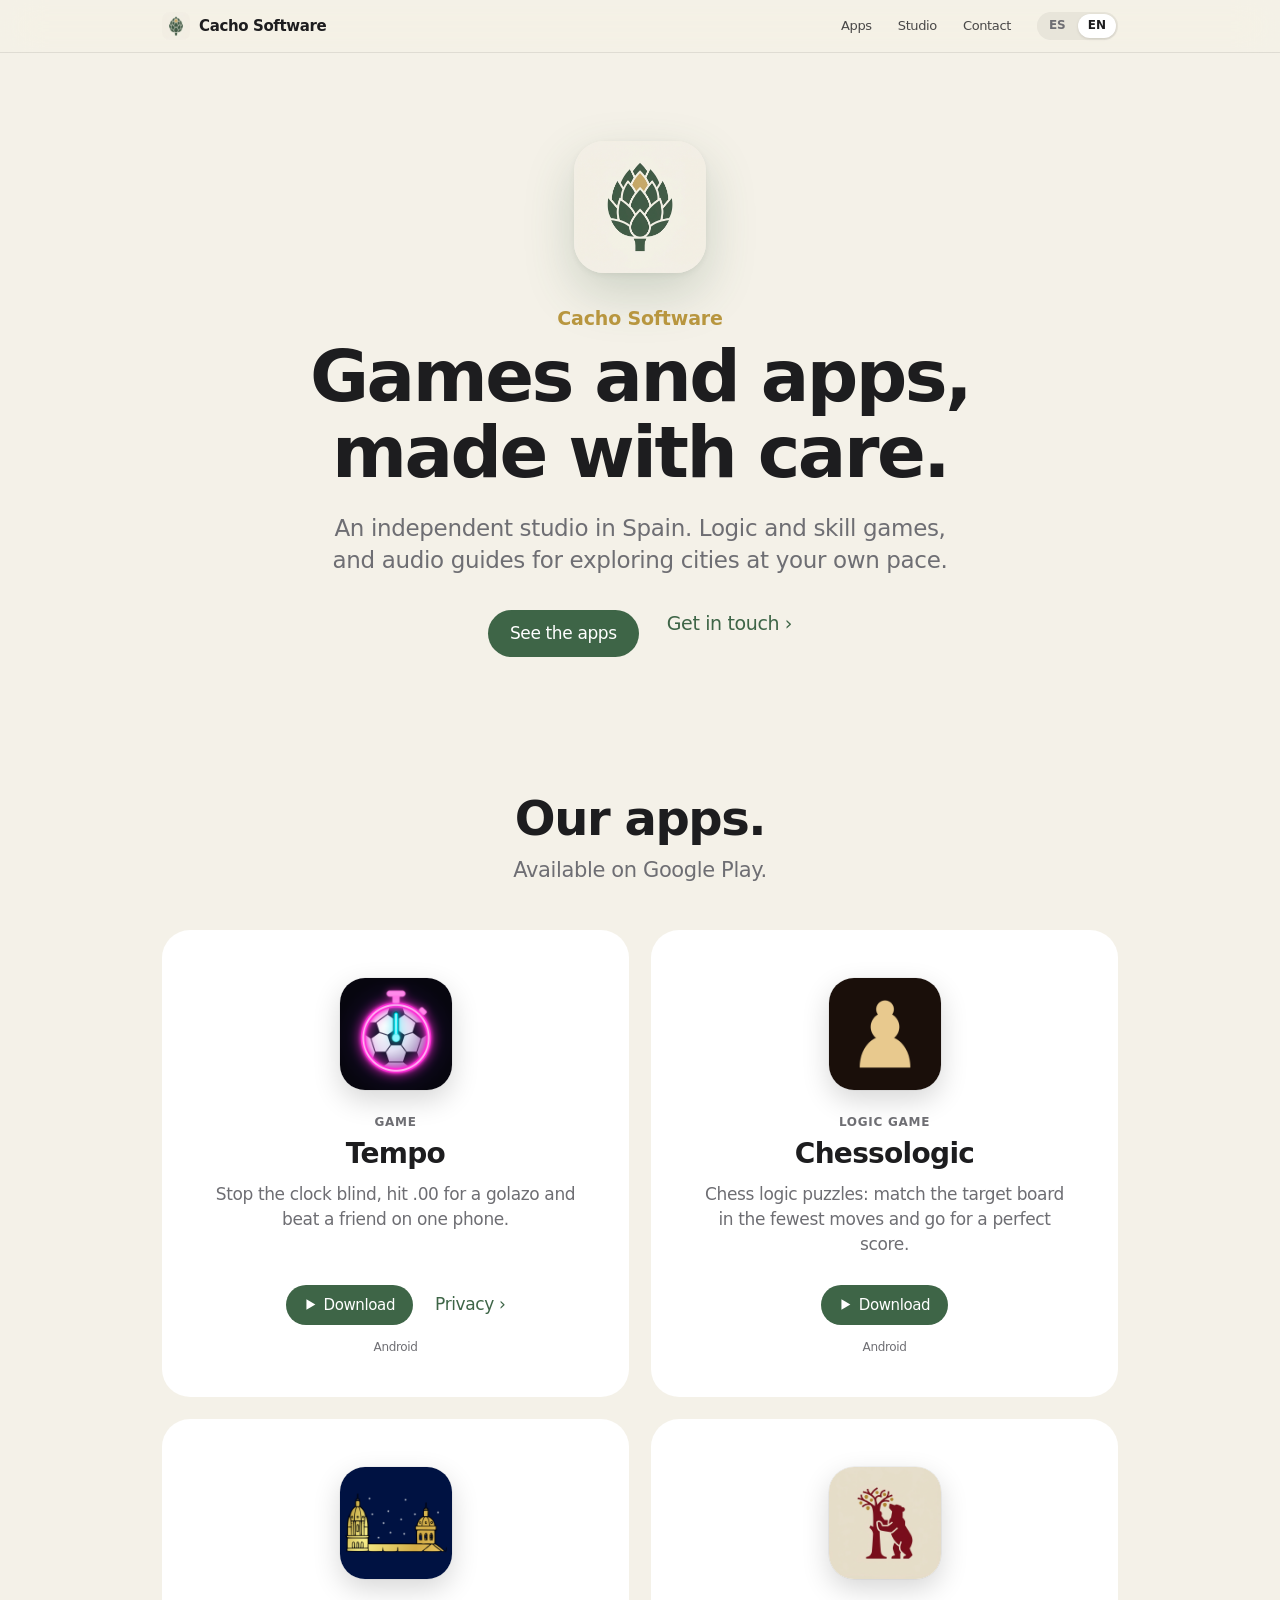
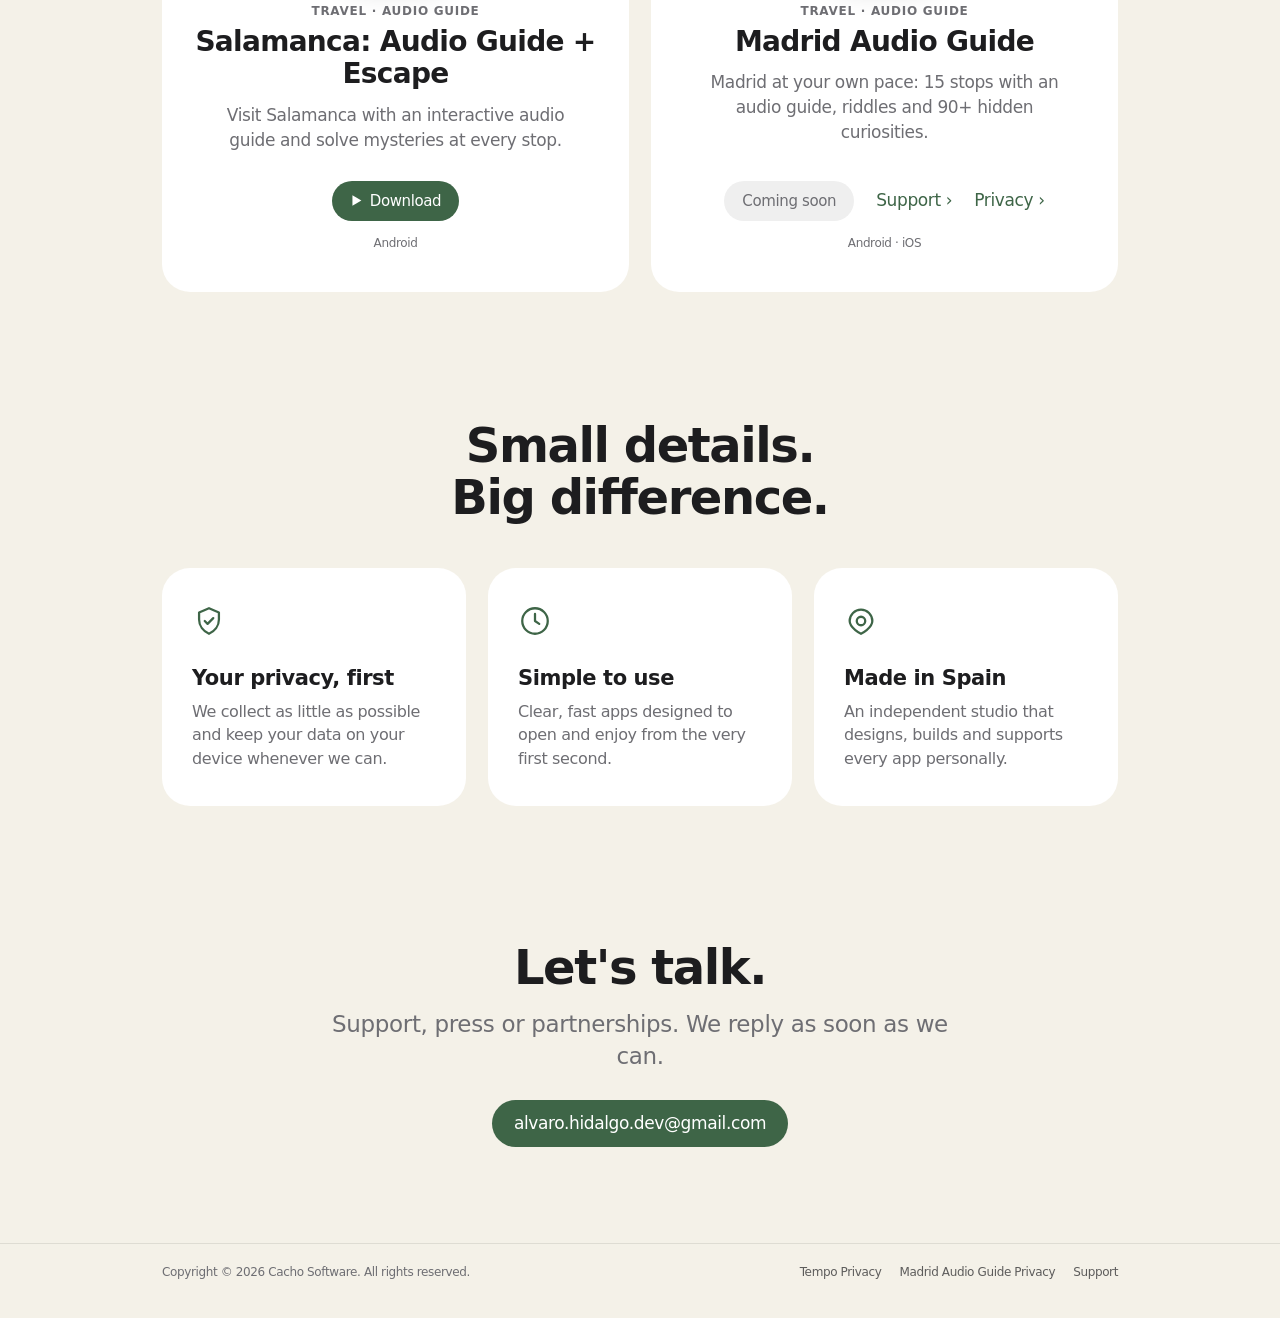
<file: index.html>
<!doctype html>
<html lang="es" class="l-es">
<head>
<meta charset="utf-8">
<meta name="viewport" content="width=device-width, initial-scale=1">
<title>Cacho Software · Juegos y apps / Games and apps</title>
<meta name="description" content="Cacho Software es un estudio independiente de juegos y apps para móvil. Cacho Software is an independent studio making mobile games and apps.">
<meta property="og:title" content="Cacho Software">
<meta property="og:description" content="Juegos y apps para móvil hechos en España. Mobile games and apps made in Spain.">
<meta property="og:type" content="website">
<meta property="og:image" content="https://cachosoftware.github.io/cachosoftware_icon.png">
<meta name="theme-color" content="#F4F1E8">
<link rel="icon" type="image/png" href="cachosoftware_icon.png">
<link rel="apple-touch-icon" href="cachosoftware_icon.png">
<style>
  :root { --bg:#F4F1E8; --tile:#FFFFFF; --fg:#1D1D1F; --muted:#6E6E73; --line:rgba(29,29,31,.10);
          --green:#3E6547; --green-dark:#2F4F37; --gold:#B8963F; }
  * { box-sizing:border-box; }
  html { scroll-behavior:smooth; -webkit-text-size-adjust:100%; }
  body { margin:0; background:var(--bg); color:var(--fg); -webkit-font-smoothing:antialiased;
         font:17px/1.47 -apple-system,BlinkMacSystemFont,"SF Pro Text","Helvetica Neue",system-ui,"Segoe UI",Roboto,sans-serif;
         letter-spacing:-.022em; }
  a { color:var(--green); text-decoration:none; }
  a:hover { text-decoration:underline; }
  .wrap { max-width:1000px; margin:0 auto; padding:0 22px; }
  .l-es .en, .l-en .es { display:none; }

  /* Navigation: translucent, sticky */
  .nav { position:sticky; top:0; z-index:10; background:rgba(244,241,232,.72);
         -webkit-backdrop-filter:saturate(180%) blur(20px); backdrop-filter:saturate(180%) blur(20px);
         border-bottom:1px solid var(--line); }
  .nav .wrap { display:flex; align-items:center; justify-content:space-between; height:52px; }
  .brand { display:flex; align-items:center; gap:9px; color:var(--fg); font-weight:600; font-size:15px; }
  .brand:hover { text-decoration:none; }
  .brand img { width:28px; height:28px; border-radius:7px; }
  .nav nav { display:flex; align-items:center; gap:26px; font-size:13px; }
  .nav nav a { color:rgba(29,29,31,.8); }
  .nav nav a:hover { color:var(--fg); text-decoration:none; }
  .lang { display:flex; gap:2px; padding:2px; border-radius:999px; background:rgba(29,29,31,.06); }
  .lang button { border:0; background:none; font:inherit; font-size:12px; font-weight:600; color:var(--muted);
                 padding:3px 10px; border-radius:999px; cursor:pointer; }
  .l-es .lang [data-l=es], .l-en .lang [data-l=en] { background:#fff; color:var(--fg);
                 box-shadow:0 1px 3px rgba(0,0,0,.12); }

  /* Hero */
  .hero { text-align:center; padding:88px 0 72px; }
  .hero-logo { width:132px; height:132px; border-radius:30px; display:block; margin:0 auto 32px;
               box-shadow:0 20px 50px rgba(62,101,71,.22), 0 2px 6px rgba(0,0,0,.06); }
  .eyebrow { color:var(--gold); font-weight:600; font-size:19px; margin:0 0 6px; letter-spacing:-.01em; }
  h1 { margin:0 auto; max-width:780px; font-size:clamp(40px,7vw,72px); line-height:1.05; font-weight:700;
       letter-spacing:-.035em; }
  .lead { margin:22px auto 0; max-width:620px; color:var(--muted); font-size:clamp(19px,2.3vw,23px);
          line-height:1.4; letter-spacing:-.015em; }
  .ctas { display:flex; justify-content:center; flex-wrap:wrap; gap:14px 28px; margin-top:34px; font-size:19px; }
  .btn { display:inline-flex; align-items:center; gap:7px; background:var(--green); color:#fff;
         padding:11px 22px; border-radius:999px; font-weight:500; font-size:17px; transition:background .2s; }
  .btn:hover { background:var(--green-dark); text-decoration:none; }
  .btn svg { width:13px; height:13px; }
  .more::after { content:" ›"; }

  /* Section headings */
  .section { padding:64px 0; }
  .section-title { text-align:center; margin-bottom:44px; }
  h2 { margin:0; font-size:clamp(32px,5vw,48px); line-height:1.08; font-weight:700; letter-spacing:-.03em; }
  .section-title p { color:var(--muted); font-size:21px; margin:10px 0 0; }

  /* App tiles */
  .grid { display:grid; grid-template-columns:repeat(2,minmax(0,1fr)); gap:22px; }
  .tile { display:flex; flex-direction:column; align-items:center; text-align:center; background:var(--tile);
          border-radius:28px; padding:48px 32px 40px; transition:transform .35s cubic-bezier(.2,.8,.2,1), box-shadow .35s; }
  .tile:hover { transform:scale(1.015); box-shadow:0 24px 60px rgba(29,29,31,.10); }
  .tile img { width:112px; height:112px; border-radius:25px; margin-bottom:24px;
              box-shadow:0 10px 28px rgba(0,0,0,.16), 0 0 0 .5px rgba(0,0,0,.08); }
  .kicker { color:var(--muted); font-size:12px; font-weight:600; text-transform:uppercase; letter-spacing:.06em; }
  .tile h3 { margin:6px 0 0; font-size:28px; line-height:1.15; font-weight:700; letter-spacing:-.025em; }
  .tile p { color:var(--muted); margin:12px 0 0; max-width:360px; font-size:17px; }
  .tile .ctas { margin-top:auto; padding-top:28px; font-size:17px; gap:12px 22px; align-items:center; }
  .tile .btn { padding:9px 18px; font-size:15px; }
  .btn.soon { background:rgba(29,29,31,.07); color:var(--muted); cursor:default; }
  .platform { margin-top:14px; font-size:12px; color:var(--muted); }

  /* Values */
  .values { display:grid; grid-template-columns:repeat(3,1fr); gap:22px; }
  .value { background:var(--tile); border-radius:28px; padding:36px 30px; }
  .value svg { width:34px; height:34px; color:var(--green); }
  .value h3 { margin:18px 0 6px; font-size:21px; letter-spacing:-.02em; }
  .value p { margin:0; color:var(--muted); font-size:16px; }

  /* Contact */
  .contact { text-align:center; padding:72px 0 96px; }
  .contact .lead { margin-top:14px; }
  .contact .ctas { margin-top:28px; }

  footer { border-top:1px solid var(--line); color:var(--muted); font-size:12px; padding:20px 0 36px; }
  footer .wrap { display:flex; flex-wrap:wrap; justify-content:space-between; gap:10px; }
  footer a { color:rgba(29,29,31,.7); }
  footer .links { display:flex; flex-wrap:wrap; gap:6px 18px; }

  /* Gentle reveal on scroll */
  .reveal { opacity:0; transform:translateY(24px); transition:opacity .8s ease, transform .8s cubic-bezier(.2,.8,.2,1); }
  .reveal.in { opacity:1; transform:none; }
  @media (prefers-reduced-motion:reduce) { .reveal { opacity:1; transform:none; transition:none; } .tile:hover { transform:none; } }

  @media (max-width:760px) {
    .grid, .values { grid-template-columns:1fr; }
    .nav nav a.hide-sm { display:none; }
    .hero { padding:56px 0 48px; }
    .hero-logo { width:108px; height:108px; border-radius:24px; }
    .section { padding:44px 0; }
  }
</style>
</head>
<body>

<header class="nav">
  <div class="wrap">
    <a class="brand" href="./"><img src="cachosoftware_icon.png" alt="">Cacho Software</a>
    <nav>
      <a class="hide-sm" href="#apps">Apps</a>
      <a class="hide-sm" href="#estudio"><span class="es">Estudio</span><span class="en">Studio</span></a>
      <a class="hide-sm" href="#contacto"><span class="es">Contacto</span><span class="en">Contact</span></a>
      <div class="lang" role="group" aria-label="Idioma / Language">
        <button type="button" data-l="es">ES</button><button type="button" data-l="en">EN</button>
      </div>
    </nav>
  </div>
</header>

<main>
  <section class="hero">
    <div class="wrap">
      <img class="hero-logo" src="cachosoftware_icon.png" alt="Cacho Software" width="132" height="132">
      <p class="eyebrow">Cacho Software</p>
      <h1><span class="es">Juegos y apps, hechos con cariño.</span><span class="en">Games and apps, made with care.</span></h1>
      <p class="lead"><span class="es">Un estudio independiente en España. Juegos de lógica y habilidad, y audioguías para descubrir ciudades a tu ritmo.</span><span class="en">An independent studio in Spain. Logic and skill games, and audio guides for exploring cities at your own pace.</span></p>
      <div class="ctas">
        <a class="btn" href="#apps"><span class="es">Ver las apps</span><span class="en">See the apps</span></a>
        <a class="more" href="#contacto"><span class="es">Contactar</span><span class="en">Get in touch</span></a>
      </div>
    </div>
  </section>

  <section class="section" id="apps">
    <div class="wrap">
      <div class="section-title reveal">
        <h2><span class="es">Nuestras apps.</span><span class="en">Our apps.</span></h2>
        <p><span class="es">Disponibles en Google Play.</span><span class="en">Available on Google Play.</span></p>
      </div>

      <div class="grid">
        <article class="tile reveal">
          <img src="tempo/icon.png" alt="Tempo" width="112" height="112">
          <span class="kicker"><span class="es">Juego</span><span class="en">Game</span></span>
          <h3>Tempo</h3>
          <p><span class="es">Para el reloj a ciegas, clava el .00 para marcar un golazo y reta a un amigo en el mismo móvil.</span><span class="en">Stop the clock blind, hit .00 for a golazo and beat a friend on one phone.</span></p>
          <div class="ctas">
            <a class="btn" href="https://play.google.com/store/apps/details?id=com.cachosoftware.tempo"><svg viewBox="0 0 16 16" aria-hidden="true"><path fill="currentColor" d="M3 1.5v13l11-6.5z"/></svg><span class="es">Descargar</span><span class="en">Download</span></a>
            <a class="more" href="tempo/privacy/"><span class="es">Privacidad</span><span class="en">Privacy</span></a>
          </div>
          <span class="platform">Android</span>
        </article>

        <article class="tile reveal">
          <img src="chessologic/icon.png" alt="Chessologic" width="112" height="112">
          <span class="kicker"><span class="es">Juego de lógica</span><span class="en">Logic game</span></span>
          <h3>Chessologic</h3>
          <p><span class="es">Puzzles con piezas de ajedrez: iguala el tablero objetivo en el menor número de movimientos.</span><span class="en">Chess logic puzzles: match the target board in the fewest moves and go for a perfect score.</span></p>
          <div class="ctas">
            <a class="btn" href="https://play.google.com/store/apps/details?id=com.cachosoftware.chessologic"><svg viewBox="0 0 16 16" aria-hidden="true"><path fill="currentColor" d="M3 1.5v13l11-6.5z"/></svg><span class="es">Descargar</span><span class="en">Download</span></a>
          </div>
          <span class="platform">Android</span>
        </article>

        <article class="tile reveal">
          <img src="salamanca/icon.png" alt="Salamanca" width="112" height="112">
          <span class="kicker"><span class="es">Viajes · Audioguía</span><span class="en">Travel · Audio guide</span></span>
          <h3><span class="es">Salamanca: Audioguía + Escape</span><span class="en">Salamanca: Audio Guide + Escape</span></h3>
          <p><span class="es">Visita Salamanca con una audioguía interactiva y resuelve misterios en cada parada.</span><span class="en">Visit Salamanca with an interactive audio guide and solve mysteries at every stop.</span></p>
          <div class="ctas">
            <a class="btn" href="https://play.google.com/store/apps/details?id=com.cachosoftware.salamancafreetour"><svg viewBox="0 0 16 16" aria-hidden="true"><path fill="currentColor" d="M3 1.5v13l11-6.5z"/></svg><span class="es">Descargar</span><span class="en">Download</span></a>
          </div>
          <span class="platform">Android</span>
        </article>

        <article class="tile reveal">
          <img src="madrid/icon.png" alt="Madrid Audioguía" width="112" height="112">
          <span class="kicker"><span class="es">Viajes · Audioguía</span><span class="en">Travel · Audio guide</span></span>
          <h3><span class="es">Madrid Audioguía</span><span class="en">Madrid Audio Guide</span></h3>
          <p><span class="es">Madrid a tu ritmo: 15 paradas con audioguía, acertijos y más de 90 curiosidades ocultas.</span><span class="en">Madrid at your own pace: 15 stops with an audio guide, riddles and 90+ hidden curiosities.</span></p>
          <div class="ctas">
            <span class="btn soon"><span class="es">Próximamente</span><span class="en">Coming soon</span></span>
            <a class="more" href="madrid/support/"><span class="es">Soporte</span><span class="en">Support</span></a>
            <a class="more" href="madrid/privacy/"><span class="es">Privacidad</span><span class="en">Privacy</span></a>
          </div>
          <span class="platform">Android · iOS</span>
        </article>
      </div>
    </div>
  </section>

  <section class="section" id="estudio">
    <div class="wrap">
      <div class="section-title reveal">
        <h2><span class="es">Pequeños detalles.<br>Gran diferencia.</span><span class="en">Small details.<br>Big difference.</span></h2>
      </div>
      <div class="values">
        <div class="value reveal">
          <svg viewBox="0 0 24 24" fill="none" stroke="currentColor" stroke-width="1.6" stroke-linecap="round" stroke-linejoin="round" aria-hidden="true"><path d="M12 3l7 3v5c0 4.5-3 8.3-7 10-4-1.7-7-5.5-7-10V6z"/><path d="M9 12l2 2 4-4"/></svg>
          <h3><span class="es">Tu privacidad, primero</span><span class="en">Your privacy, first</span></h3>
          <p><span class="es">Recogemos lo mínimo y guardamos tus datos en tu dispositivo siempre que es posible.</span><span class="en">We collect as little as possible and keep your data on your device whenever we can.</span></p>
        </div>
        <div class="value reveal">
          <svg viewBox="0 0 24 24" fill="none" stroke="currentColor" stroke-width="1.6" stroke-linecap="round" stroke-linejoin="round" aria-hidden="true"><circle cx="12" cy="12" r="9"/><path d="M12 7v5l3 2"/></svg>
          <h3><span class="es">Sencillas de usar</span><span class="en">Simple to use</span></h3>
          <p><span class="es">Apps claras y rápidas, pensadas para abrirlas y disfrutar desde el primer segundo.</span><span class="en">Clear, fast apps designed to open and enjoy from the very first second.</span></p>
        </div>
        <div class="value reveal">
          <svg viewBox="0 0 24 24" fill="none" stroke="currentColor" stroke-width="1.6" stroke-linecap="round" stroke-linejoin="round" aria-hidden="true"><path d="M20 12c0 5-8 9-8 9s-8-4-8-9a8 8 0 0116 0z"/><circle cx="12" cy="12" r="3"/></svg>
          <h3><span class="es">Hechas en España</span><span class="en">Made in Spain</span></h3>
          <p><span class="es">Un estudio independiente que diseña, desarrolla y da soporte a cada app en persona.</span><span class="en">An independent studio that designs, builds and supports every app personally.</span></p>
        </div>
      </div>
    </div>
  </section>

  <section class="contact" id="contacto">
    <div class="wrap reveal">
      <h2><span class="es">¿Hablamos?</span><span class="en">Let's talk.</span></h2>
      <p class="lead"><span class="es">Soporte, prensa o colaboraciones. Respondemos lo antes posible.</span><span class="en">Support, press or partnerships. We reply as soon as we can.</span></p>
      <div class="ctas">
        <a class="btn" href="mailto:alvaro.hidalgo.dev@gmail.com">alvaro.hidalgo.dev@gmail.com</a>
      </div>
    </div>
  </section>
</main>

<footer>
  <div class="wrap">
    <span>Copyright © 2026 Cacho Software. <span class="es">Todos los derechos reservados.</span><span class="en">All rights reserved.</span></span>
    <span class="links">
      <a href="tempo/privacy/"><span class="es">Privacidad de Tempo</span><span class="en">Tempo Privacy</span></a>
      <a href="madrid/privacy/"><span class="es">Privacidad de Madrid Audioguía</span><span class="en">Madrid Audio Guide Privacy</span></a>
      <a href="madrid/support/"><span class="es">Soporte</span><span class="en">Support</span></a>
    </span>
  </div>
</footer>

<script>
  (function () {
    var root = document.documentElement;
    function set(l) {
      root.className = 'l-' + l;
      root.lang = l;
      try { localStorage.setItem('lang', l); } catch (e) {}
    }
    var saved = null;
    try { saved = localStorage.getItem('lang'); } catch (e) {}
    set(saved || ((navigator.language || 'es').slice(0, 2) === 'es' ? 'es' : 'en'));
    document.querySelectorAll('.lang button').forEach(function (b) {
      b.addEventListener('click', function () { set(b.getAttribute('data-l')); });
    });

    var items = document.querySelectorAll('.reveal');
    if (!('IntersectionObserver' in window)) {
      items.forEach(function (el) { el.classList.add('in'); });
      return;
    }
    var io = new IntersectionObserver(function (entries) {
      entries.forEach(function (e) {
        if (e.isIntersecting) { e.target.classList.add('in'); io.unobserve(e.target); }
      });
    }, { threshold: 0.12 });
    items.forEach(function (el) { io.observe(el); });
  })();
</script>
</body>
</html>
</file>
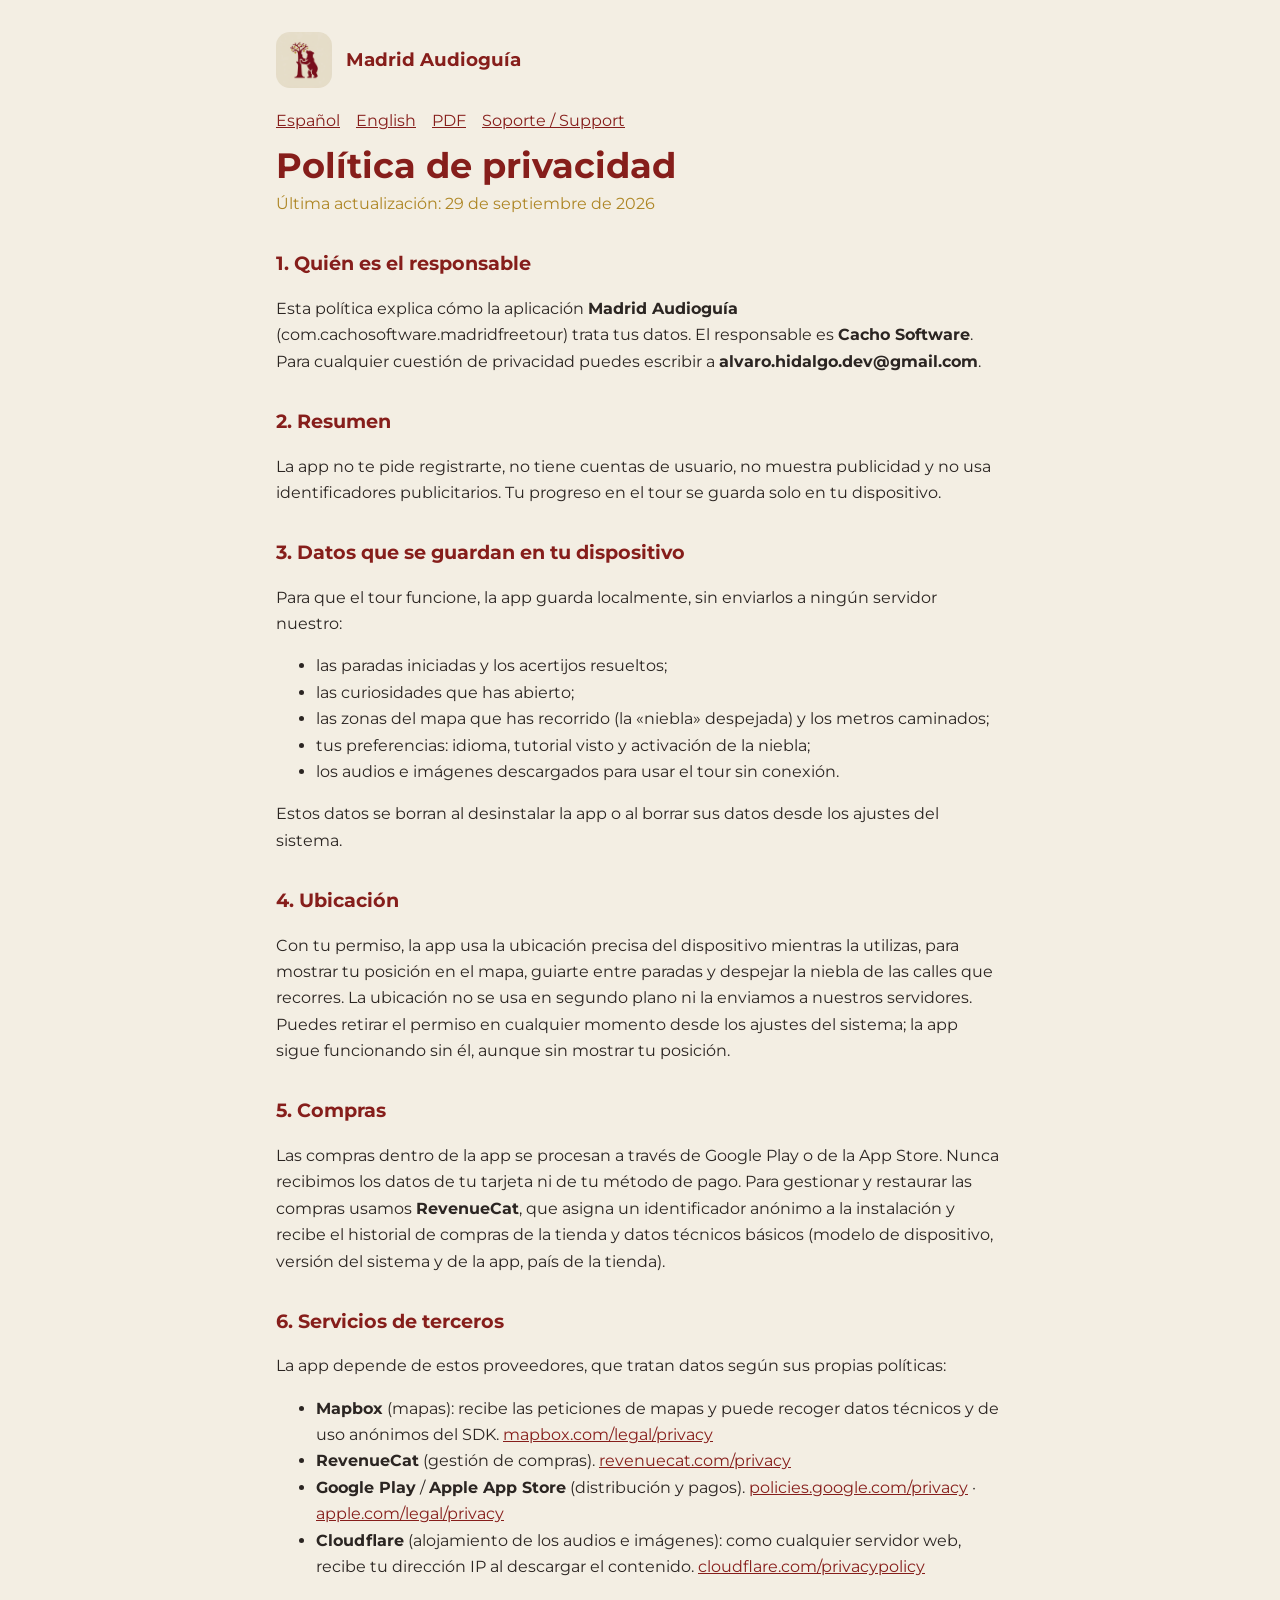
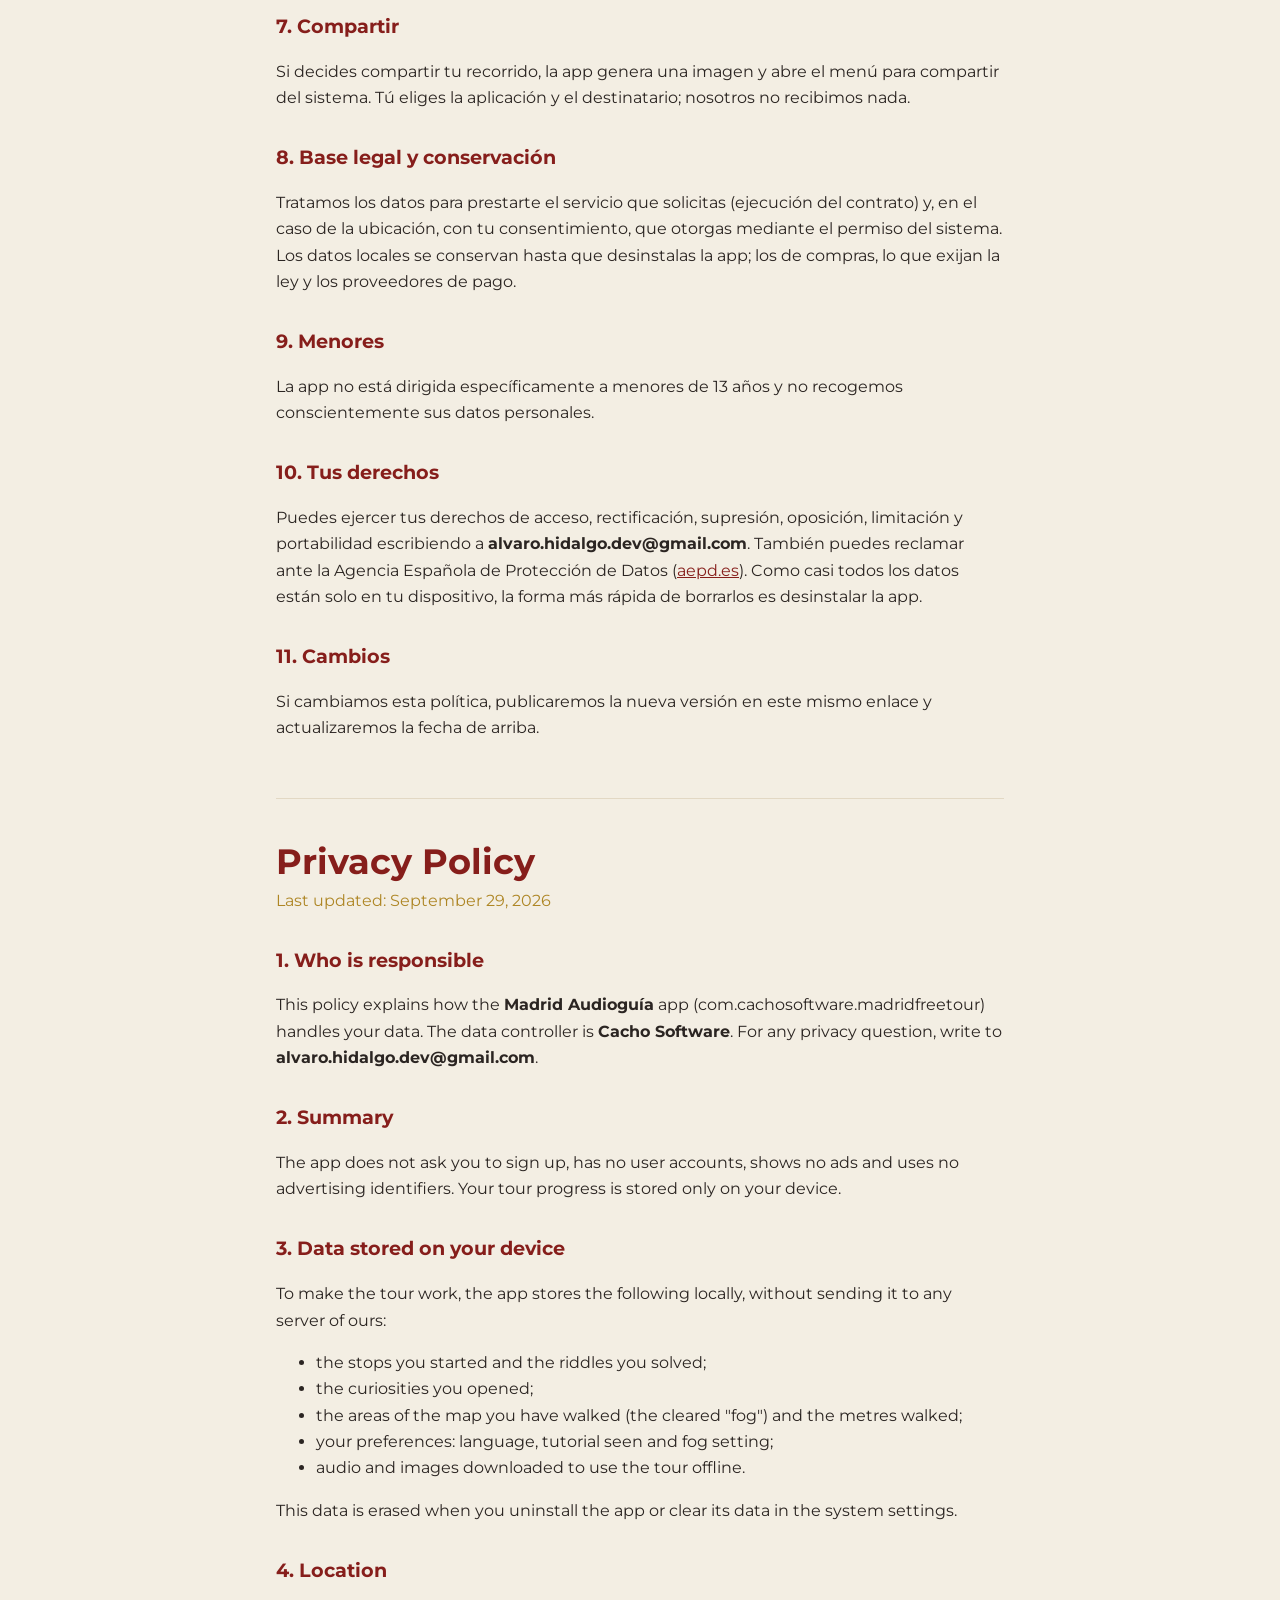
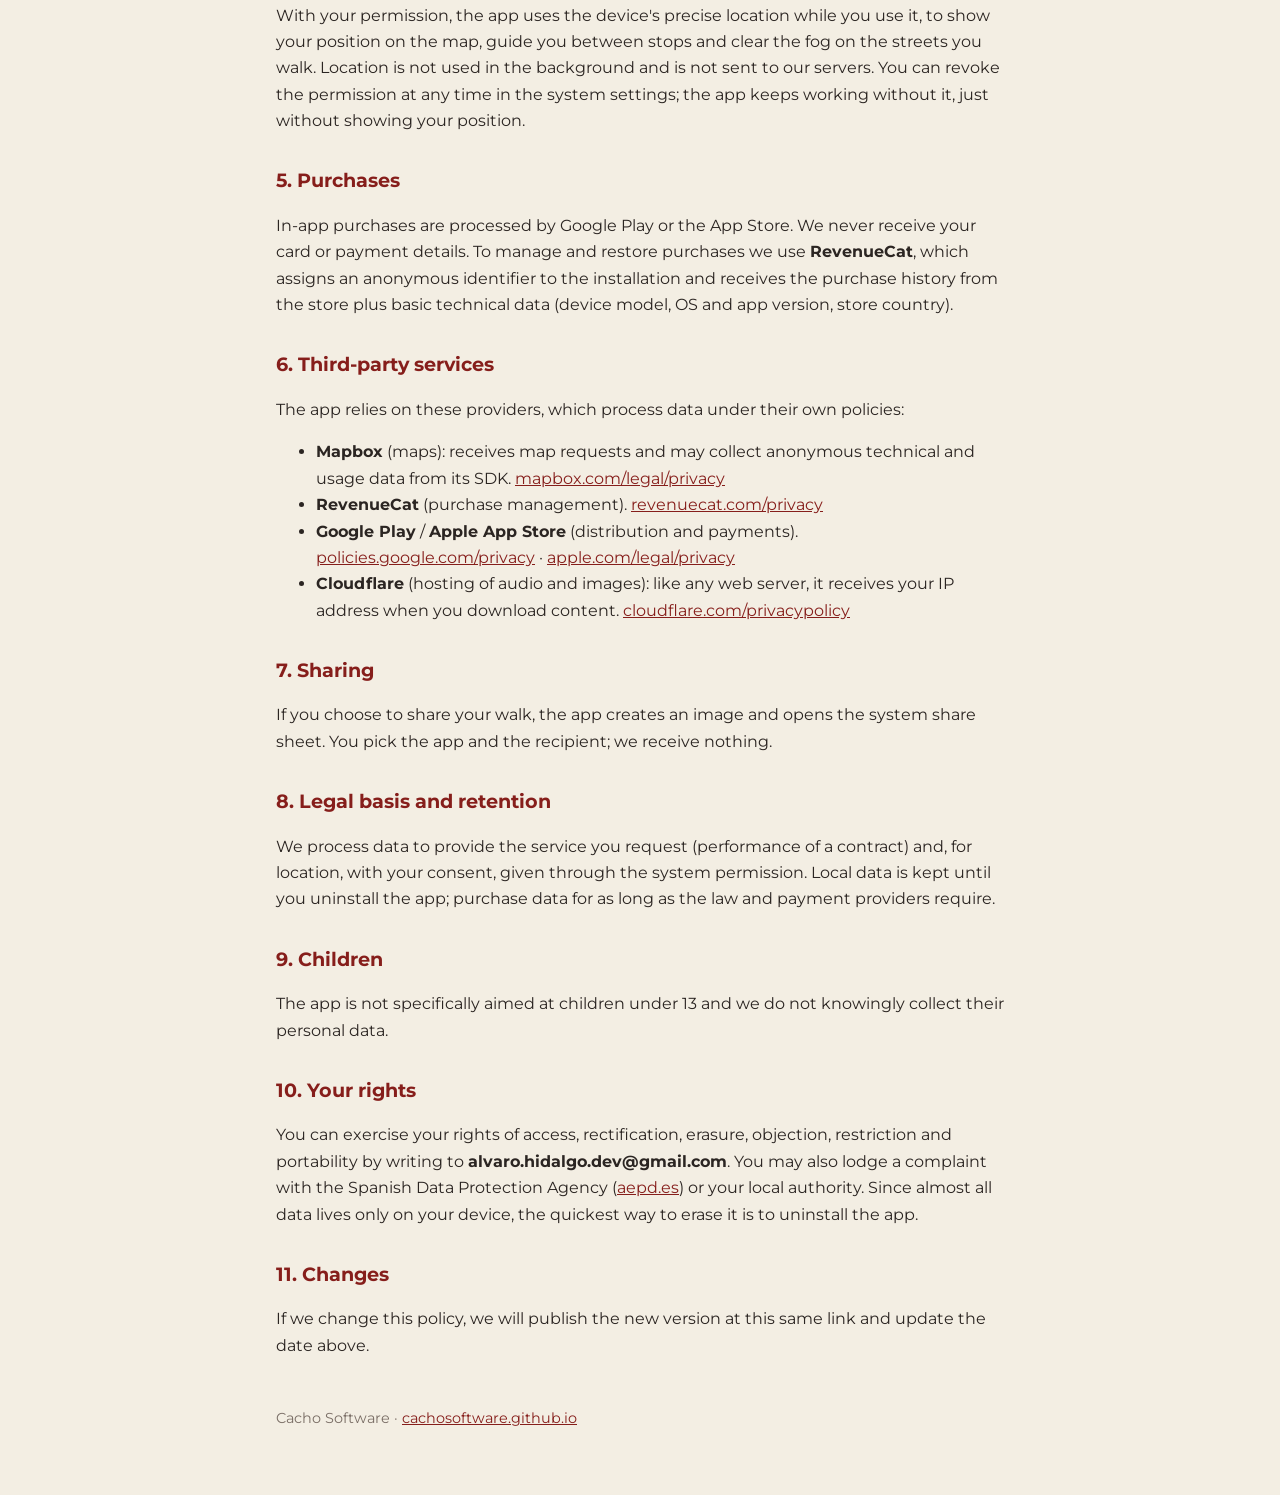
<file: madrid/privacy/index.html>
<!doctype html>
<html lang="es">
<head>
<meta charset="utf-8">
<meta name="viewport" content="width=device-width, initial-scale=1">
<title>Madrid Audioguía – Política de privacidad / Privacy Policy</title>
<link rel="stylesheet" href="../site.css">
</head>
<body><main>
<header><img src="../icon.png" alt=""><span class="brand">Madrid Audioguía</span></header>
<nav><a href="#es">Español</a><a href="#en">English</a><a href="privacy-policy.pdf">PDF</a><a href="../support/">Soporte / Support</a></nav>
<section lang="es" id="es">
<h1>Política de privacidad</h1>
<p class="updated">Última actualización: 29 de septiembre de 2026</p>
<h2>1. Quién es el responsable</h2>
<p>Esta política explica cómo la aplicación <b>Madrid Audioguía</b> (com.cachosoftware.madridfreetour) trata tus datos. El responsable es <b>Cacho Software</b>. Para cualquier cuestión de privacidad puedes escribir a <b>alvaro.hidalgo.dev@gmail.com</b>.</p>
<h2>2. Resumen</h2>
<p>La app no te pide registrarte, no tiene cuentas de usuario, no muestra publicidad y no usa identificadores publicitarios. Tu progreso en el tour se guarda solo en tu dispositivo.</p>
<h2>3. Datos que se guardan en tu dispositivo</h2>
<p>Para que el tour funcione, la app guarda localmente, sin enviarlos a ningún servidor nuestro:</p>
<ul><li>las paradas iniciadas y los acertijos resueltos;</li><li>las curiosidades que has abierto;</li><li>las zonas del mapa que has recorrido (la «niebla» despejada) y los metros caminados;</li><li>tus preferencias: idioma, tutorial visto y activación de la niebla;</li><li>los audios e imágenes descargados para usar el tour sin conexión.</li></ul>
<p>Estos datos se borran al desinstalar la app o al borrar sus datos desde los ajustes del sistema.</p>
<h2>4. Ubicación</h2>
<p>Con tu permiso, la app usa la ubicación precisa del dispositivo mientras la utilizas, para mostrar tu posición en el mapa, guiarte entre paradas y despejar la niebla de las calles que recorres. La ubicación no se usa en segundo plano ni la enviamos a nuestros servidores. Puedes retirar el permiso en cualquier momento desde los ajustes del sistema; la app sigue funcionando sin él, aunque sin mostrar tu posición.</p>
<h2>5. Compras</h2>
<p>Las compras dentro de la app se procesan a través de Google Play o de la App Store. Nunca recibimos los datos de tu tarjeta ni de tu método de pago. Para gestionar y restaurar las compras usamos <b>RevenueCat</b>, que asigna un identificador anónimo a la instalación y recibe el historial de compras de la tienda y datos técnicos básicos (modelo de dispositivo, versión del sistema y de la app, país de la tienda).</p>
<h2>6. Servicios de terceros</h2>
<p>La app depende de estos proveedores, que tratan datos según sus propias políticas:</p>
<ul>
<li><b>Mapbox</b> (mapas): recibe las peticiones de mapas y puede recoger datos técnicos y de uso anónimos del SDK. <a href="https://www.mapbox.com/legal/privacy">mapbox.com/legal/privacy</a></li>
<li><b>RevenueCat</b> (gestión de compras). <a href="https://www.revenuecat.com/privacy">revenuecat.com/privacy</a></li>
<li><b>Google Play</b> / <b>Apple App Store</b> (distribución y pagos). <a href="https://policies.google.com/privacy">policies.google.com/privacy</a> · <a href="https://www.apple.com/legal/privacy/">apple.com/legal/privacy</a></li>
<li><b>Cloudflare</b> (alojamiento de los audios e imágenes): como cualquier servidor web, recibe tu dirección IP al descargar el contenido. <a href="https://www.cloudflare.com/privacypolicy/">cloudflare.com/privacypolicy</a></li>
</ul>
<h2>7. Compartir</h2>
<p>Si decides compartir tu recorrido, la app genera una imagen y abre el menú para compartir del sistema. Tú eliges la aplicación y el destinatario; nosotros no recibimos nada.</p>
<h2>8. Base legal y conservación</h2>
<p>Tratamos los datos para prestarte el servicio que solicitas (ejecución del contrato) y, en el caso de la ubicación, con tu consentimiento, que otorgas mediante el permiso del sistema. Los datos locales se conservan hasta que desinstalas la app; los de compras, lo que exijan la ley y los proveedores de pago.</p>
<h2>9. Menores</h2>
<p>La app no está dirigida específicamente a menores de 13 años y no recogemos conscientemente sus datos personales.</p>
<h2>10. Tus derechos</h2>
<p>Puedes ejercer tus derechos de acceso, rectificación, supresión, oposición, limitación y portabilidad escribiendo a <b>alvaro.hidalgo.dev@gmail.com</b>. También puedes reclamar ante la Agencia Española de Protección de Datos (<a href="https://www.aepd.es">aepd.es</a>). Como casi todos los datos están solo en tu dispositivo, la forma más rápida de borrarlos es desinstalar la app.</p>
<h2>11. Cambios</h2>
<p>Si cambiamos esta política, publicaremos la nueva versión en este mismo enlace y actualizaremos la fecha de arriba.</p>
</section>
<section lang="en" id="en">
<h1>Privacy Policy</h1>
<p class="updated">Last updated: September 29, 2026</p>
<h2>1. Who is responsible</h2>
<p>This policy explains how the <b>Madrid Audioguía</b> app (com.cachosoftware.madridfreetour) handles your data. The data controller is <b>Cacho Software</b>. For any privacy question, write to <b>alvaro.hidalgo.dev@gmail.com</b>.</p>
<h2>2. Summary</h2>
<p>The app does not ask you to sign up, has no user accounts, shows no ads and uses no advertising identifiers. Your tour progress is stored only on your device.</p>
<h2>3. Data stored on your device</h2>
<p>To make the tour work, the app stores the following locally, without sending it to any server of ours:</p>
<ul><li>the stops you started and the riddles you solved;</li><li>the curiosities you opened;</li><li>the areas of the map you have walked (the cleared "fog") and the metres walked;</li><li>your preferences: language, tutorial seen and fog setting;</li><li>audio and images downloaded to use the tour offline.</li></ul>
<p>This data is erased when you uninstall the app or clear its data in the system settings.</p>
<h2>4. Location</h2>
<p>With your permission, the app uses the device's precise location while you use it, to show your position on the map, guide you between stops and clear the fog on the streets you walk. Location is not used in the background and is not sent to our servers. You can revoke the permission at any time in the system settings; the app keeps working without it, just without showing your position.</p>
<h2>5. Purchases</h2>
<p>In-app purchases are processed by Google Play or the App Store. We never receive your card or payment details. To manage and restore purchases we use <b>RevenueCat</b>, which assigns an anonymous identifier to the installation and receives the purchase history from the store plus basic technical data (device model, OS and app version, store country).</p>
<h2>6. Third-party services</h2>
<p>The app relies on these providers, which process data under their own policies:</p>
<ul>
<li><b>Mapbox</b> (maps): receives map requests and may collect anonymous technical and usage data from its SDK. <a href="https://www.mapbox.com/legal/privacy">mapbox.com/legal/privacy</a></li>
<li><b>RevenueCat</b> (purchase management). <a href="https://www.revenuecat.com/privacy">revenuecat.com/privacy</a></li>
<li><b>Google Play</b> / <b>Apple App Store</b> (distribution and payments). <a href="https://policies.google.com/privacy">policies.google.com/privacy</a> · <a href="https://www.apple.com/legal/privacy/">apple.com/legal/privacy</a></li>
<li><b>Cloudflare</b> (hosting of audio and images): like any web server, it receives your IP address when you download content. <a href="https://www.cloudflare.com/privacypolicy/">cloudflare.com/privacypolicy</a></li>
</ul>
<h2>7. Sharing</h2>
<p>If you choose to share your walk, the app creates an image and opens the system share sheet. You pick the app and the recipient; we receive nothing.</p>
<h2>8. Legal basis and retention</h2>
<p>We process data to provide the service you request (performance of a contract) and, for location, with your consent, given through the system permission. Local data is kept until you uninstall the app; purchase data for as long as the law and payment providers require.</p>
<h2>9. Children</h2>
<p>The app is not specifically aimed at children under 13 and we do not knowingly collect their personal data.</p>
<h2>10. Your rights</h2>
<p>You can exercise your rights of access, rectification, erasure, objection, restriction and portability by writing to <b>alvaro.hidalgo.dev@gmail.com</b>. You may also lodge a complaint with the Spanish Data Protection Agency (<a href="https://www.aepd.es">aepd.es</a>) or your local authority. Since almost all data lives only on your device, the quickest way to erase it is to uninstall the app.</p>
<h2>11. Changes</h2>
<p>If we change this policy, we will publish the new version at this same link and update the date above.</p>
</section>
<footer>Cacho Software · <a href="../../">cachosoftware.github.io</a></footer>
</main></body>
</html>
</file>
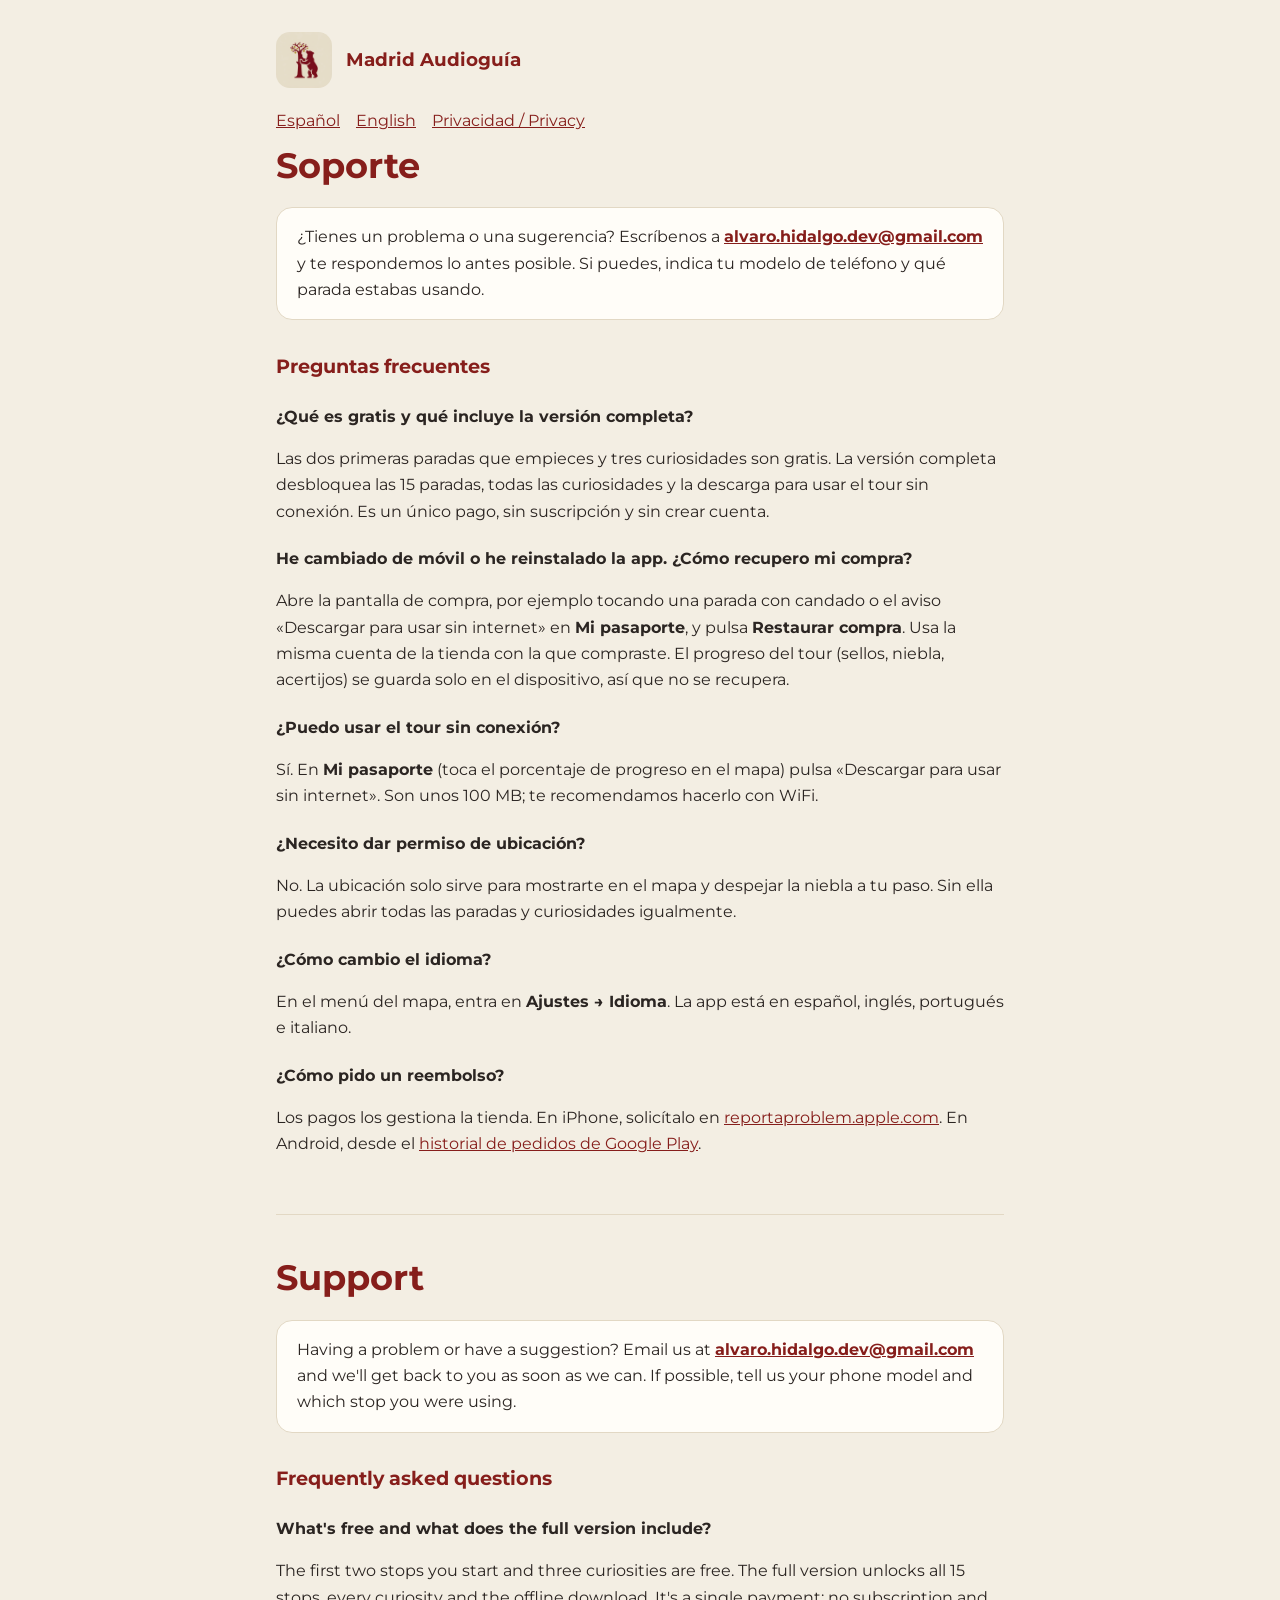
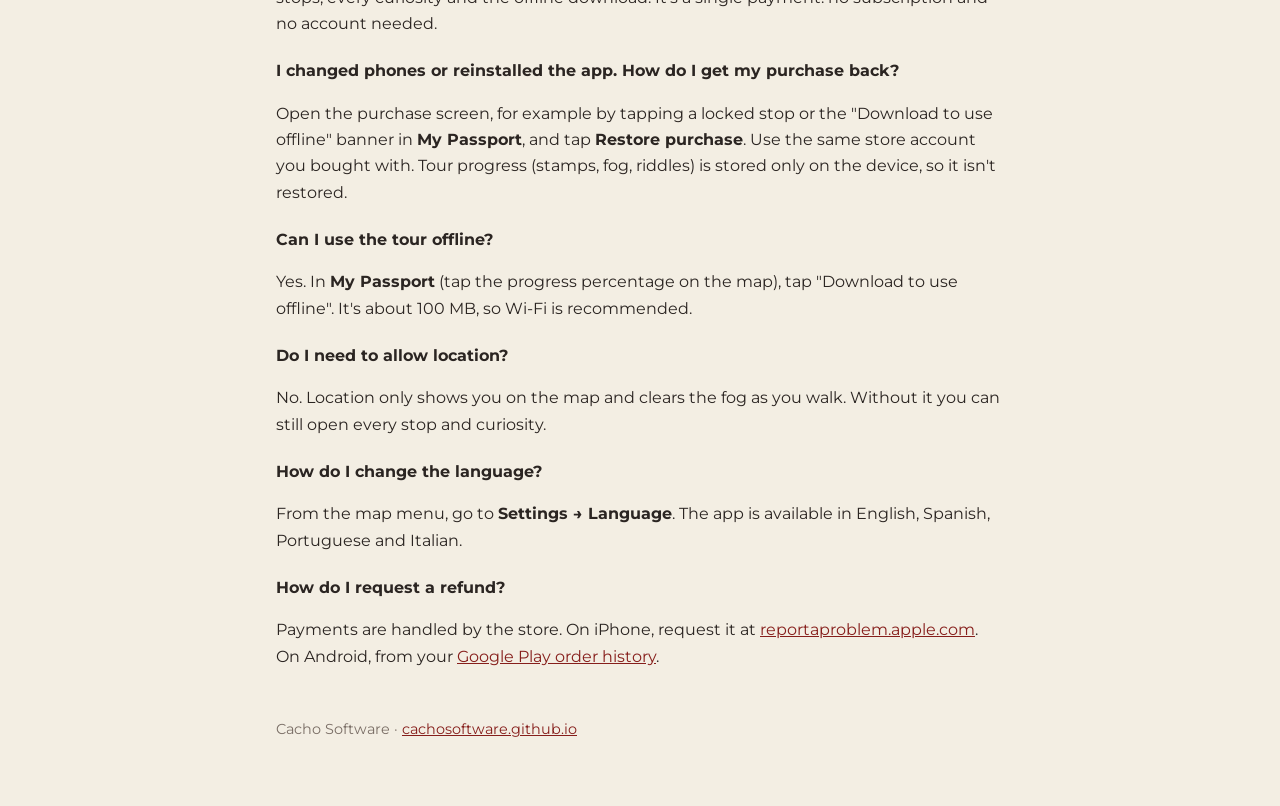
<file: madrid/support/index.html>
<!doctype html>
<html lang="es">
<head>
<meta charset="utf-8">
<meta name="viewport" content="width=device-width, initial-scale=1">
<title>Madrid Audioguía – Soporte / Support</title>
<link rel="stylesheet" href="../site.css">
</head>
<body><main>
<header><img src="../icon.png" alt=""><span class="brand">Madrid Audioguía</span></header>
<nav><a href="#es">Español</a><a href="#en">English</a><a href="../privacy/">Privacidad / Privacy</a></nav>
<section lang="es" id="es">
<h1>Soporte</h1>
<div class="contact">¿Tienes un problema o una sugerencia? Escríbenos a <a href="mailto:alvaro.hidalgo.dev@gmail.com"><b>alvaro.hidalgo.dev@gmail.com</b></a> y te respondemos lo antes posible. Si puedes, indica tu modelo de teléfono y qué parada estabas usando.</div>
<h2>Preguntas frecuentes</h2>
<h3>¿Qué es gratis y qué incluye la versión completa?</h3>
<p>Las dos primeras paradas que empieces y tres curiosidades son gratis. La versión completa desbloquea las 15 paradas, todas las curiosidades y la descarga para usar el tour sin conexión. Es un único pago, sin suscripción y sin crear cuenta.</p>
<h3>He cambiado de móvil o he reinstalado la app. ¿Cómo recupero mi compra?</h3>
<p>Abre la pantalla de compra, por ejemplo tocando una parada con candado o el aviso «Descargar para usar sin internet» en <b>Mi pasaporte</b>, y pulsa <b>Restaurar compra</b>. Usa la misma cuenta de la tienda con la que compraste. El progreso del tour (sellos, niebla, acertijos) se guarda solo en el dispositivo, así que no se recupera.</p>
<h3>¿Puedo usar el tour sin conexión?</h3>
<p>Sí. En <b>Mi pasaporte</b> (toca el porcentaje de progreso en el mapa) pulsa «Descargar para usar sin internet». Son unos 100 MB; te recomendamos hacerlo con WiFi.</p>
<h3>¿Necesito dar permiso de ubicación?</h3>
<p>No. La ubicación solo sirve para mostrarte en el mapa y despejar la niebla a tu paso. Sin ella puedes abrir todas las paradas y curiosidades igualmente.</p>
<h3>¿Cómo cambio el idioma?</h3>
<p>En el menú del mapa, entra en <b>Ajustes → Idioma</b>. La app está en español, inglés, portugués e italiano.</p>
<h3>¿Cómo pido un reembolso?</h3>
<p>Los pagos los gestiona la tienda. En iPhone, solicítalo en <a href="https://reportaproblem.apple.com">reportaproblem.apple.com</a>. En Android, desde el <a href="https://play.google.com/store/account/orderhistory">historial de pedidos de Google Play</a>.</p>
</section>
<section lang="en" id="en">
<h1>Support</h1>
<div class="contact">Having a problem or have a suggestion? Email us at <a href="mailto:alvaro.hidalgo.dev@gmail.com"><b>alvaro.hidalgo.dev@gmail.com</b></a> and we'll get back to you as soon as we can. If possible, tell us your phone model and which stop you were using.</div>
<h2>Frequently asked questions</h2>
<h3>What's free and what does the full version include?</h3>
<p>The first two stops you start and three curiosities are free. The full version unlocks all 15 stops, every curiosity and the offline download. It's a single payment: no subscription and no account needed.</p>
<h3>I changed phones or reinstalled the app. How do I get my purchase back?</h3>
<p>Open the purchase screen, for example by tapping a locked stop or the "Download to use offline" banner in <b>My Passport</b>, and tap <b>Restore purchase</b>. Use the same store account you bought with. Tour progress (stamps, fog, riddles) is stored only on the device, so it isn't restored.</p>
<h3>Can I use the tour offline?</h3>
<p>Yes. In <b>My Passport</b> (tap the progress percentage on the map), tap "Download to use offline". It's about 100 MB, so Wi-Fi is recommended.</p>
<h3>Do I need to allow location?</h3>
<p>No. Location only shows you on the map and clears the fog as you walk. Without it you can still open every stop and curiosity.</p>
<h3>How do I change the language?</h3>
<p>From the map menu, go to <b>Settings → Language</b>. The app is available in English, Spanish, Portuguese and Italian.</p>
<h3>How do I request a refund?</h3>
<p>Payments are handled by the store. On iPhone, request it at <a href="https://reportaproblem.apple.com">reportaproblem.apple.com</a>. On Android, from your <a href="https://play.google.com/store/account/orderhistory">Google Play order history</a>.</p>
</section>
<footer>Cacho Software · <a href="../../">cachosoftware.github.io</a></footer>
</main></body>
</html>
</file>
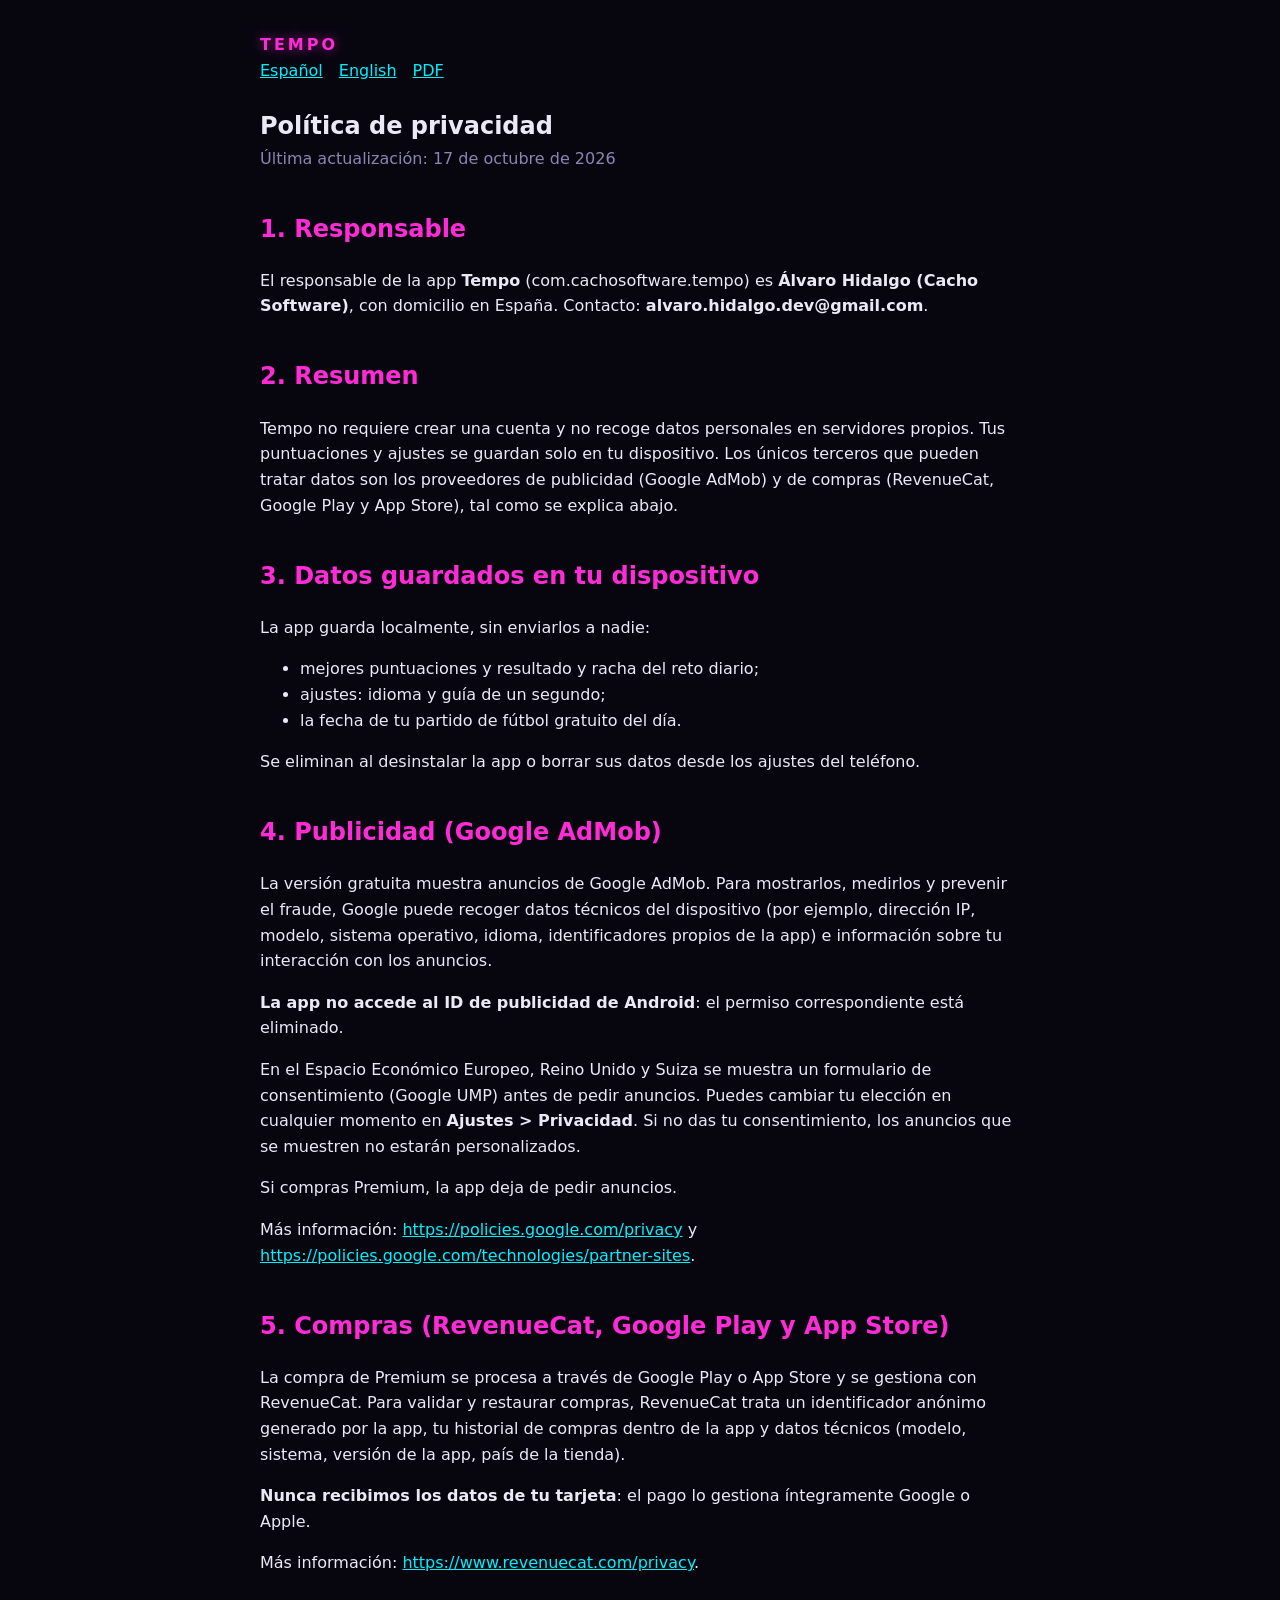
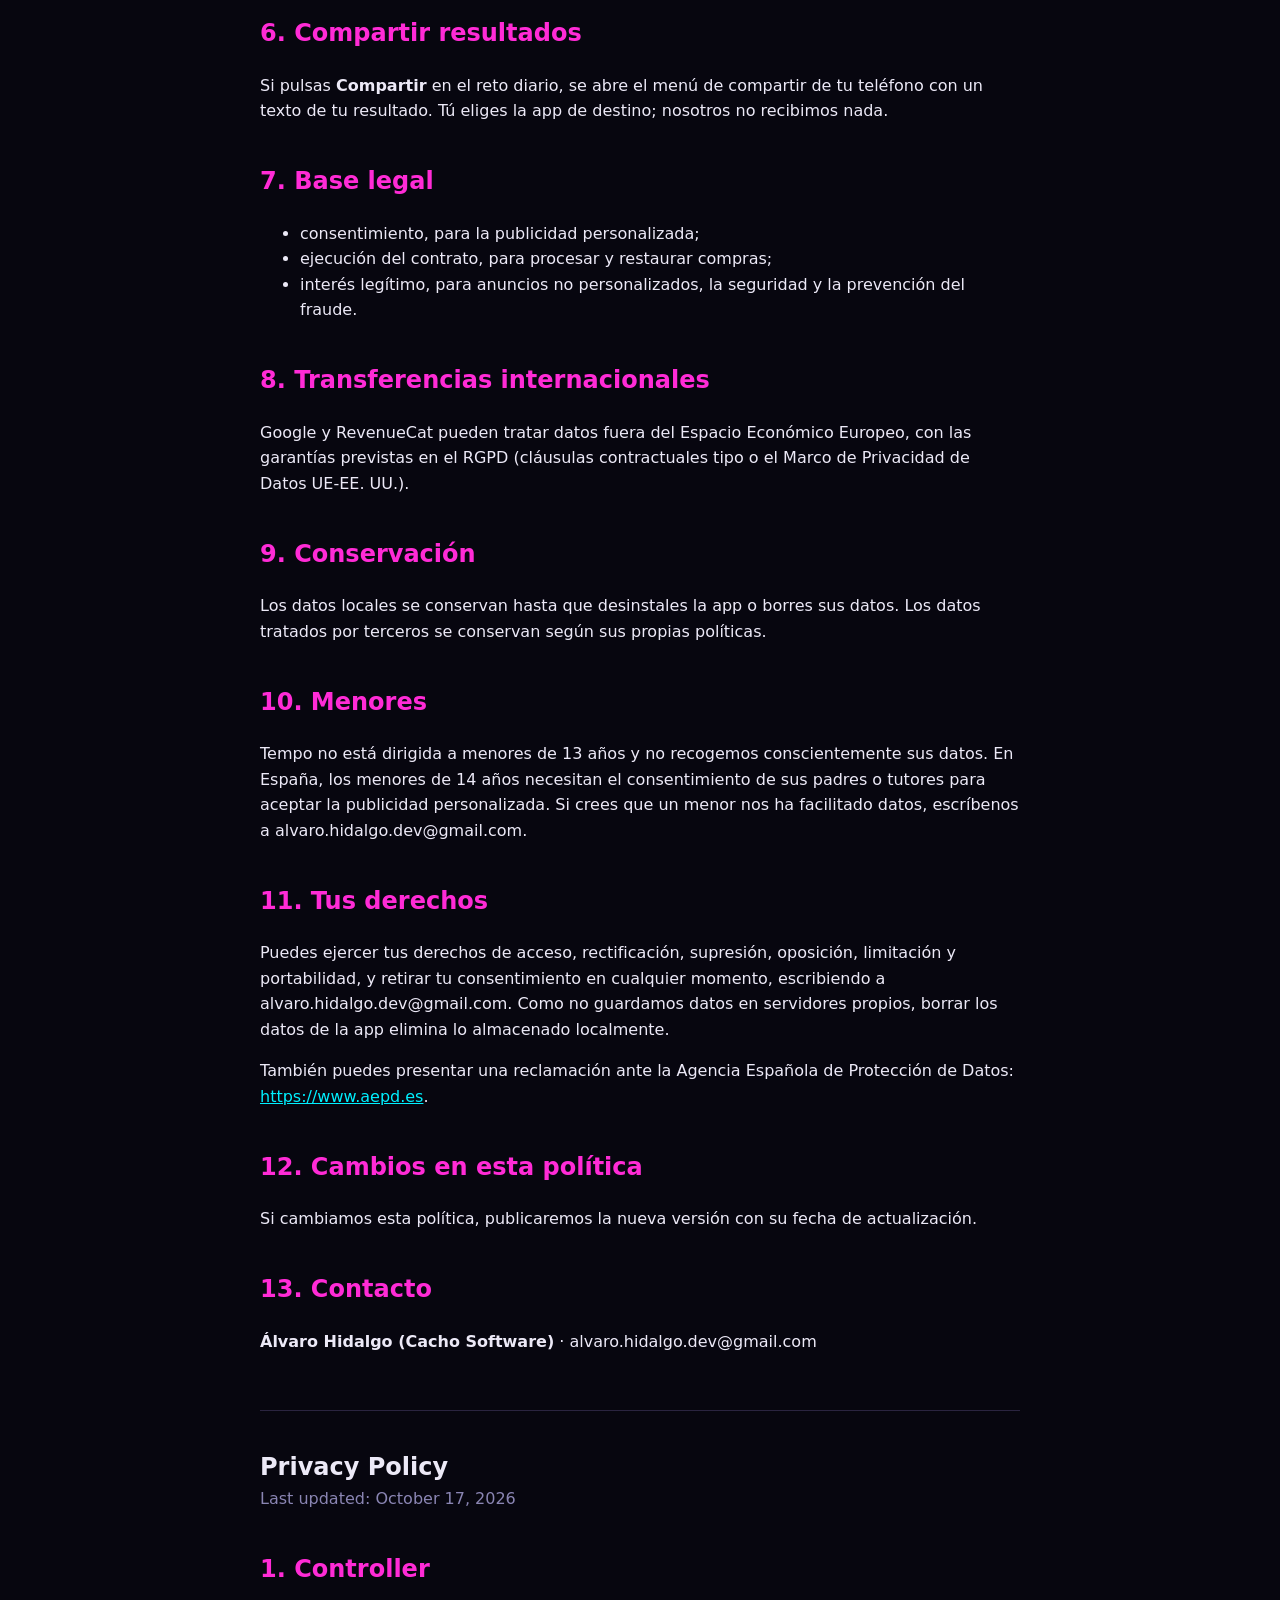
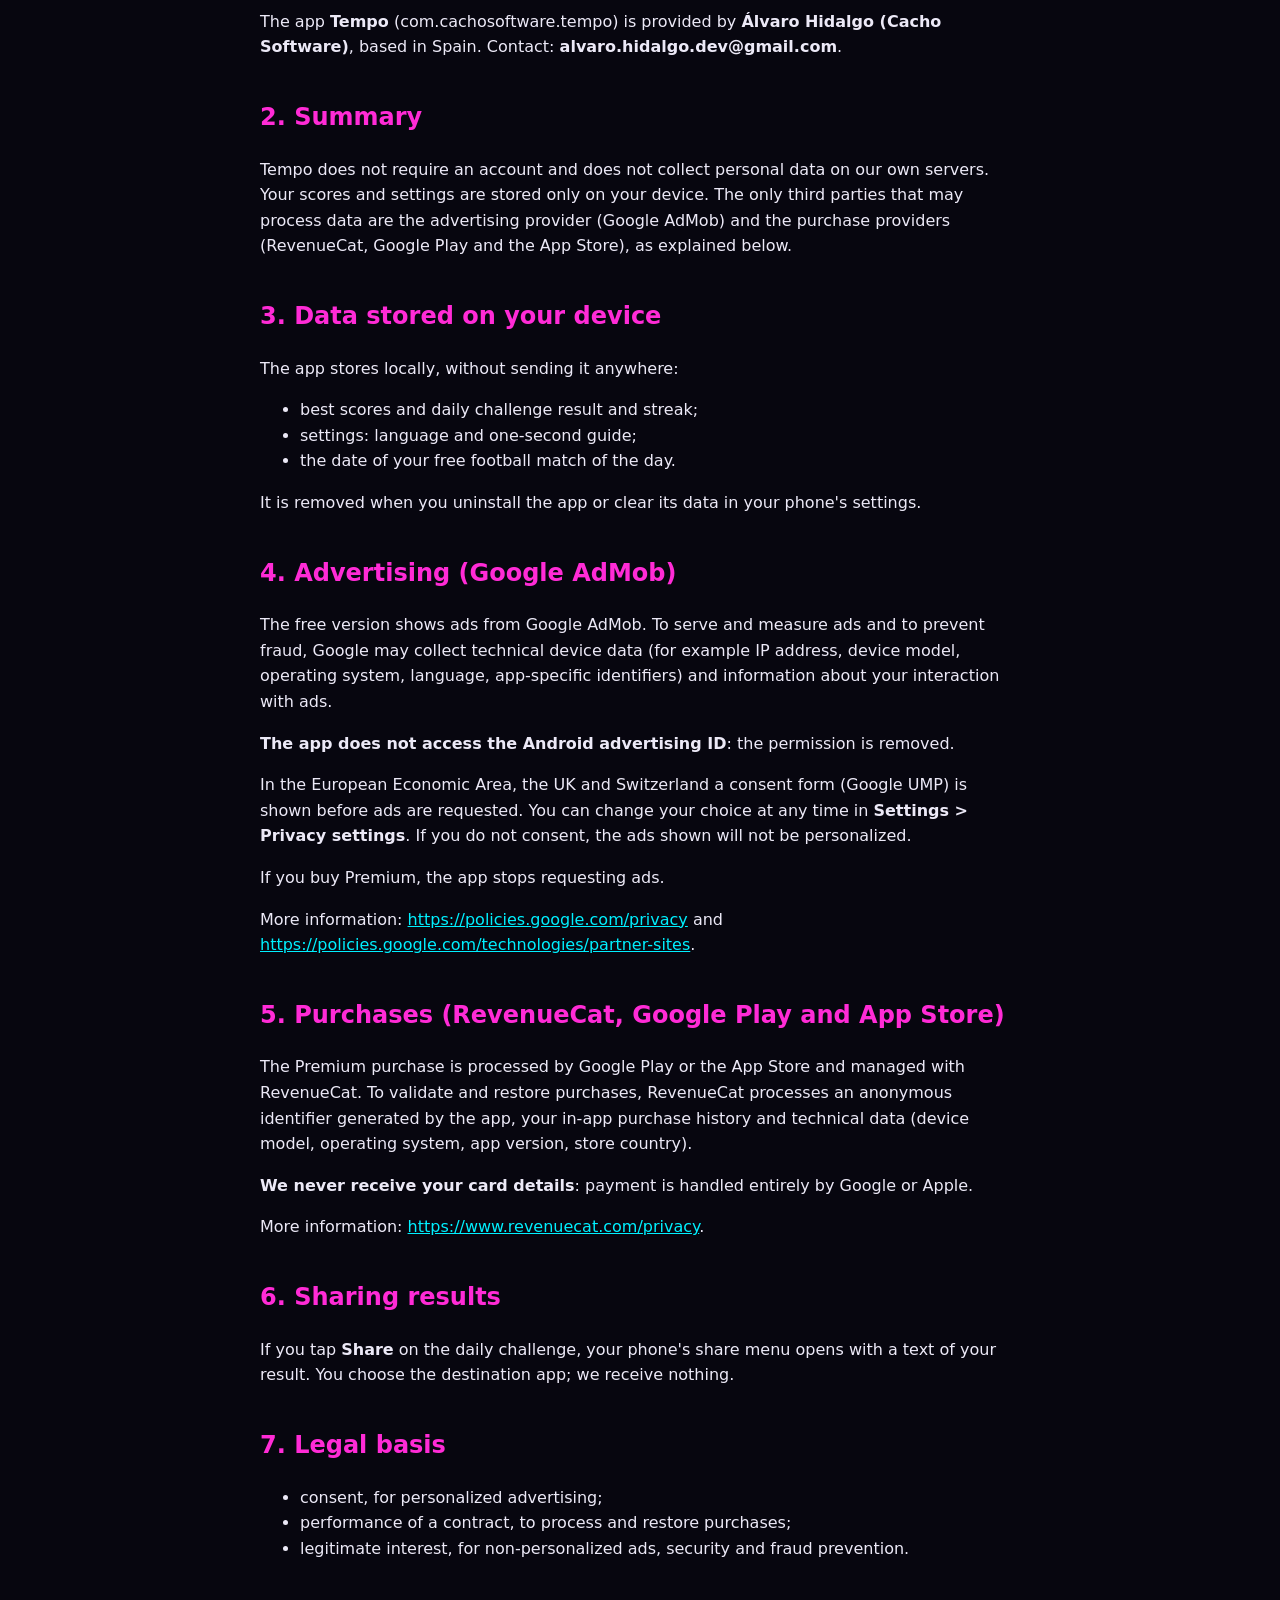
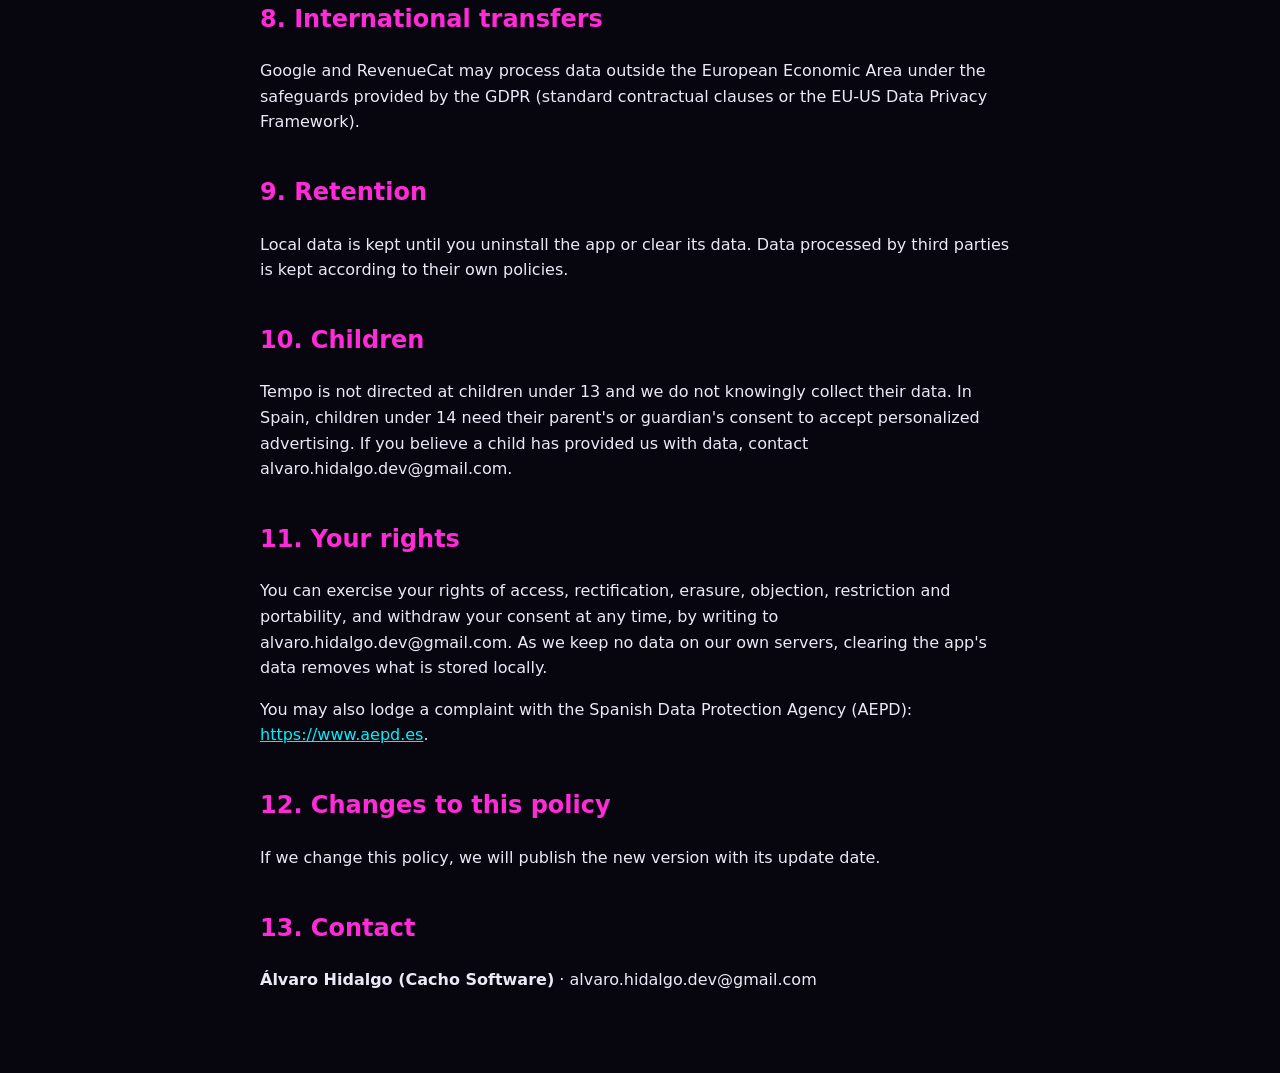
<file: tempo/privacy/index.html>
<!doctype html>
<html lang="es">
<head>
<meta charset="utf-8">
<meta name="viewport" content="width=device-width, initial-scale=1">
<title>Tempo – Política de privacidad / Privacy Policy</title>
<style>
  :root { --bg:#07060F; --fg:#ECE9F7; --muted:#8A85B3; --accent:#FF2BD6; --cyan:#00F0FF; }
  body { margin:0; background:var(--bg); color:var(--fg);
         font:16px/1.6 system-ui,-apple-system,Roboto,"Segoe UI",sans-serif; }
  main { max-width:760px; margin:0 auto; padding:32px 16px 64px; }
  nav { display:flex; gap:16px; margin-bottom:24px; }
  nav a, a { color:var(--cyan); }
  .brand { color:var(--accent); font-weight:900; letter-spacing:3px;
           text-shadow:0 0 12px rgba(255,43,214,.6); }
  h1 { margin:.2em 0 0; } h2 { color:var(--accent); margin-top:1.6em; }
  .updated { color:var(--muted); margin-top:0; }
  section + section { margin-top:56px; padding-top:32px; border-top:1px solid #2a2440; }
</style>
</head>
<body><main>
<div class="brand">TEMPO</div>
<nav><a href="#es">Español</a><a href="#en">English</a><a href="privacy-policy.pdf">PDF</a></nav>
<section lang="es" id="es">
<h1>Política de privacidad</h1>
<p class="updated">Última actualización: 17 de octubre de 2026</p>
<h2>1. Responsable</h2>
<p>El responsable de la app <b>Tempo</b> (com.cachosoftware.tempo) es <b>Álvaro Hidalgo (Cacho Software)</b>, con domicilio en España. Contacto: <b>alvaro.hidalgo.dev@gmail.com</b>.</p>
<h2>2. Resumen</h2>
<p>Tempo no requiere crear una cuenta y no recoge datos personales en servidores propios. Tus puntuaciones y ajustes se guardan solo en tu dispositivo. Los únicos terceros que pueden tratar datos son los proveedores de publicidad (Google AdMob) y de compras (RevenueCat, Google Play y App Store), tal como se explica abajo.</p>
<h2>3. Datos guardados en tu dispositivo</h2>
<p>La app guarda localmente, sin enviarlos a nadie:</p>
<ul><li>mejores puntuaciones y resultado y racha del reto diario;</li><li>ajustes: idioma y guía de un segundo;</li><li>la fecha de tu partido de fútbol gratuito del día.</li></ul>
<p>Se eliminan al desinstalar la app o borrar sus datos desde los ajustes del teléfono.</p>
<h2>4. Publicidad (Google AdMob)</h2>
<p>La versión gratuita muestra anuncios de Google AdMob. Para mostrarlos, medirlos y prevenir el fraude, Google puede recoger datos técnicos del dispositivo (por ejemplo, dirección IP, modelo, sistema operativo, idioma, identificadores propios de la app) e información sobre tu interacción con los anuncios.</p>
<p><b>La app no accede al ID de publicidad de Android</b>: el permiso correspondiente está eliminado.</p>
<p>En el Espacio Económico Europeo, Reino Unido y Suiza se muestra un formulario de consentimiento (Google UMP) antes de pedir anuncios. Puedes cambiar tu elección en cualquier momento en <b>Ajustes &gt; Privacidad</b>. Si no das tu consentimiento, los anuncios que se muestren no estarán personalizados.</p>
<p>Si compras Premium, la app deja de pedir anuncios.</p>
<p>Más información: <a href="https://policies.google.com/privacy">https://policies.google.com/privacy</a> y <a href="https://policies.google.com/technologies/partner-sites">https://policies.google.com/technologies/partner-sites</a>.</p>
<h2>5. Compras (RevenueCat, Google Play y App Store)</h2>
<p>La compra de Premium se procesa a través de Google Play o App Store y se gestiona con RevenueCat. Para validar y restaurar compras, RevenueCat trata un identificador anónimo generado por la app, tu historial de compras dentro de la app y datos técnicos (modelo, sistema, versión de la app, país de la tienda).</p>
<p><b>Nunca recibimos los datos de tu tarjeta</b>: el pago lo gestiona íntegramente Google o Apple.</p>
<p>Más información: <a href="https://www.revenuecat.com/privacy">https://www.revenuecat.com/privacy</a>.</p>
<h2>6. Compartir resultados</h2>
<p>Si pulsas <b>Compartir</b> en el reto diario, se abre el menú de compartir de tu teléfono con un texto de tu resultado. Tú eliges la app de destino; nosotros no recibimos nada.</p>
<h2>7. Base legal</h2>
<ul><li>consentimiento, para la publicidad personalizada;</li><li>ejecución del contrato, para procesar y restaurar compras;</li><li>interés legítimo, para anuncios no personalizados, la seguridad y la prevención del fraude.</li></ul>
<h2>8. Transferencias internacionales</h2>
<p>Google y RevenueCat pueden tratar datos fuera del Espacio Económico Europeo, con las garantías previstas en el RGPD (cláusulas contractuales tipo o el Marco de Privacidad de Datos UE-EE. UU.).</p>
<h2>9. Conservación</h2>
<p>Los datos locales se conservan hasta que desinstales la app o borres sus datos. Los datos tratados por terceros se conservan según sus propias políticas.</p>
<h2>10. Menores</h2>
<p>Tempo no está dirigida a menores de 13 años y no recogemos conscientemente sus datos. En España, los menores de 14 años necesitan el consentimiento de sus padres o tutores para aceptar la publicidad personalizada. Si crees que un menor nos ha facilitado datos, escríbenos a alvaro.hidalgo.dev@gmail.com.</p>
<h2>11. Tus derechos</h2>
<p>Puedes ejercer tus derechos de acceso, rectificación, supresión, oposición, limitación y portabilidad, y retirar tu consentimiento en cualquier momento, escribiendo a alvaro.hidalgo.dev@gmail.com. Como no guardamos datos en servidores propios, borrar los datos de la app elimina lo almacenado localmente.</p>
<p>También puedes presentar una reclamación ante la Agencia Española de Protección de Datos: <a href="https://www.aepd.es">https://www.aepd.es</a>.</p>
<h2>12. Cambios en esta política</h2>
<p>Si cambiamos esta política, publicaremos la nueva versión con su fecha de actualización.</p>
<h2>13. Contacto</h2>
<p><b>Álvaro Hidalgo (Cacho Software)</b> · alvaro.hidalgo.dev@gmail.com</p>
</section>
<section lang="en" id="en">
<h1>Privacy Policy</h1>
<p class="updated">Last updated: October 17, 2026</p>
<h2>1. Controller</h2>
<p>The app <b>Tempo</b> (com.cachosoftware.tempo) is provided by <b>Álvaro Hidalgo (Cacho Software)</b>, based in Spain. Contact: <b>alvaro.hidalgo.dev@gmail.com</b>.</p>
<h2>2. Summary</h2>
<p>Tempo does not require an account and does not collect personal data on our own servers. Your scores and settings are stored only on your device. The only third parties that may process data are the advertising provider (Google AdMob) and the purchase providers (RevenueCat, Google Play and the App Store), as explained below.</p>
<h2>3. Data stored on your device</h2>
<p>The app stores locally, without sending it anywhere:</p>
<ul><li>best scores and daily challenge result and streak;</li><li>settings: language and one-second guide;</li><li>the date of your free football match of the day.</li></ul>
<p>It is removed when you uninstall the app or clear its data in your phone's settings.</p>
<h2>4. Advertising (Google AdMob)</h2>
<p>The free version shows ads from Google AdMob. To serve and measure ads and to prevent fraud, Google may collect technical device data (for example IP address, device model, operating system, language, app-specific identifiers) and information about your interaction with ads.</p>
<p><b>The app does not access the Android advertising ID</b>: the permission is removed.</p>
<p>In the European Economic Area, the UK and Switzerland a consent form (Google UMP) is shown before ads are requested. You can change your choice at any time in <b>Settings &gt; Privacy settings</b>. If you do not consent, the ads shown will not be personalized.</p>
<p>If you buy Premium, the app stops requesting ads.</p>
<p>More information: <a href="https://policies.google.com/privacy">https://policies.google.com/privacy</a> and <a href="https://policies.google.com/technologies/partner-sites">https://policies.google.com/technologies/partner-sites</a>.</p>
<h2>5. Purchases (RevenueCat, Google Play and App Store)</h2>
<p>The Premium purchase is processed by Google Play or the App Store and managed with RevenueCat. To validate and restore purchases, RevenueCat processes an anonymous identifier generated by the app, your in-app purchase history and technical data (device model, operating system, app version, store country).</p>
<p><b>We never receive your card details</b>: payment is handled entirely by Google or Apple.</p>
<p>More information: <a href="https://www.revenuecat.com/privacy">https://www.revenuecat.com/privacy</a>.</p>
<h2>6. Sharing results</h2>
<p>If you tap <b>Share</b> on the daily challenge, your phone's share menu opens with a text of your result. You choose the destination app; we receive nothing.</p>
<h2>7. Legal basis</h2>
<ul><li>consent, for personalized advertising;</li><li>performance of a contract, to process and restore purchases;</li><li>legitimate interest, for non-personalized ads, security and fraud prevention.</li></ul>
<h2>8. International transfers</h2>
<p>Google and RevenueCat may process data outside the European Economic Area under the safeguards provided by the GDPR (standard contractual clauses or the EU-US Data Privacy Framework).</p>
<h2>9. Retention</h2>
<p>Local data is kept until you uninstall the app or clear its data. Data processed by third parties is kept according to their own policies.</p>
<h2>10. Children</h2>
<p>Tempo is not directed at children under 13 and we do not knowingly collect their data. In Spain, children under 14 need their parent's or guardian's consent to accept personalized advertising. If you believe a child has provided us with data, contact alvaro.hidalgo.dev@gmail.com.</p>
<h2>11. Your rights</h2>
<p>You can exercise your rights of access, rectification, erasure, objection, restriction and portability, and withdraw your consent at any time, by writing to alvaro.hidalgo.dev@gmail.com. As we keep no data on our own servers, clearing the app's data removes what is stored locally.</p>
<p>You may also lodge a complaint with the Spanish Data Protection Agency (AEPD): <a href="https://www.aepd.es">https://www.aepd.es</a>.</p>
<h2>12. Changes to this policy</h2>
<p>If we change this policy, we will publish the new version with its update date.</p>
<h2>13. Contact</h2>
<p><b>Álvaro Hidalgo (Cacho Software)</b> · alvaro.hidalgo.dev@gmail.com</p>
</section>
</main></body>
</html>
</file>
<file: madrid/site.css>
@font-face { font-family: Montserrat; font-weight: 400; src: url("fonts/montserrat_regular.ttf"); }
@font-face { font-family: Montserrat; font-weight: 700; src: url("fonts/montserrat_bold.ttf"); }
:root { --bg:#F3EEE3; --surface:#FFFDF8; --fg:#2B2522; --muted:#7A6E66; --red:#861E1B; --gold:#AE8625; --line:#E2D8C4; }
* { box-sizing:border-box; }
body { margin:0; background:var(--bg); color:var(--fg); font:16px/1.65 Montserrat, system-ui, -apple-system, "Segoe UI", sans-serif; }
main { max-width:760px; margin:0 auto; padding:32px 16px 64px; }
header { display:flex; align-items:center; gap:14px; }
header img { width:56px; height:56px; border-radius:14px; flex:none; }
.brand { color:var(--red); font-weight:700; font-size:1.15rem; }
nav { display:flex; flex-wrap:wrap; gap:16px; margin:20px 0 8px; }
a { color:var(--red); }
h1 { color:var(--red); margin:.3em 0 0; font-size:clamp(1.7rem,6vw,2.2rem); line-height:1.2; }
h2 { color:var(--red); margin-top:1.6em; font-size:1.2rem; }
h3 { margin:1.3em 0 .2em; font-size:1rem; }
.updated { color:var(--gold); margin-top:4px; }
.contact { background:var(--surface); border:1.5px solid var(--line); border-radius:16px; padding:16px 20px; margin:20px 0; }
section + section { margin-top:56px; padding-top:32px; border-top:1px solid var(--line); }
footer { margin-top:48px; color:var(--muted); font-size:.9rem; }
</file>
